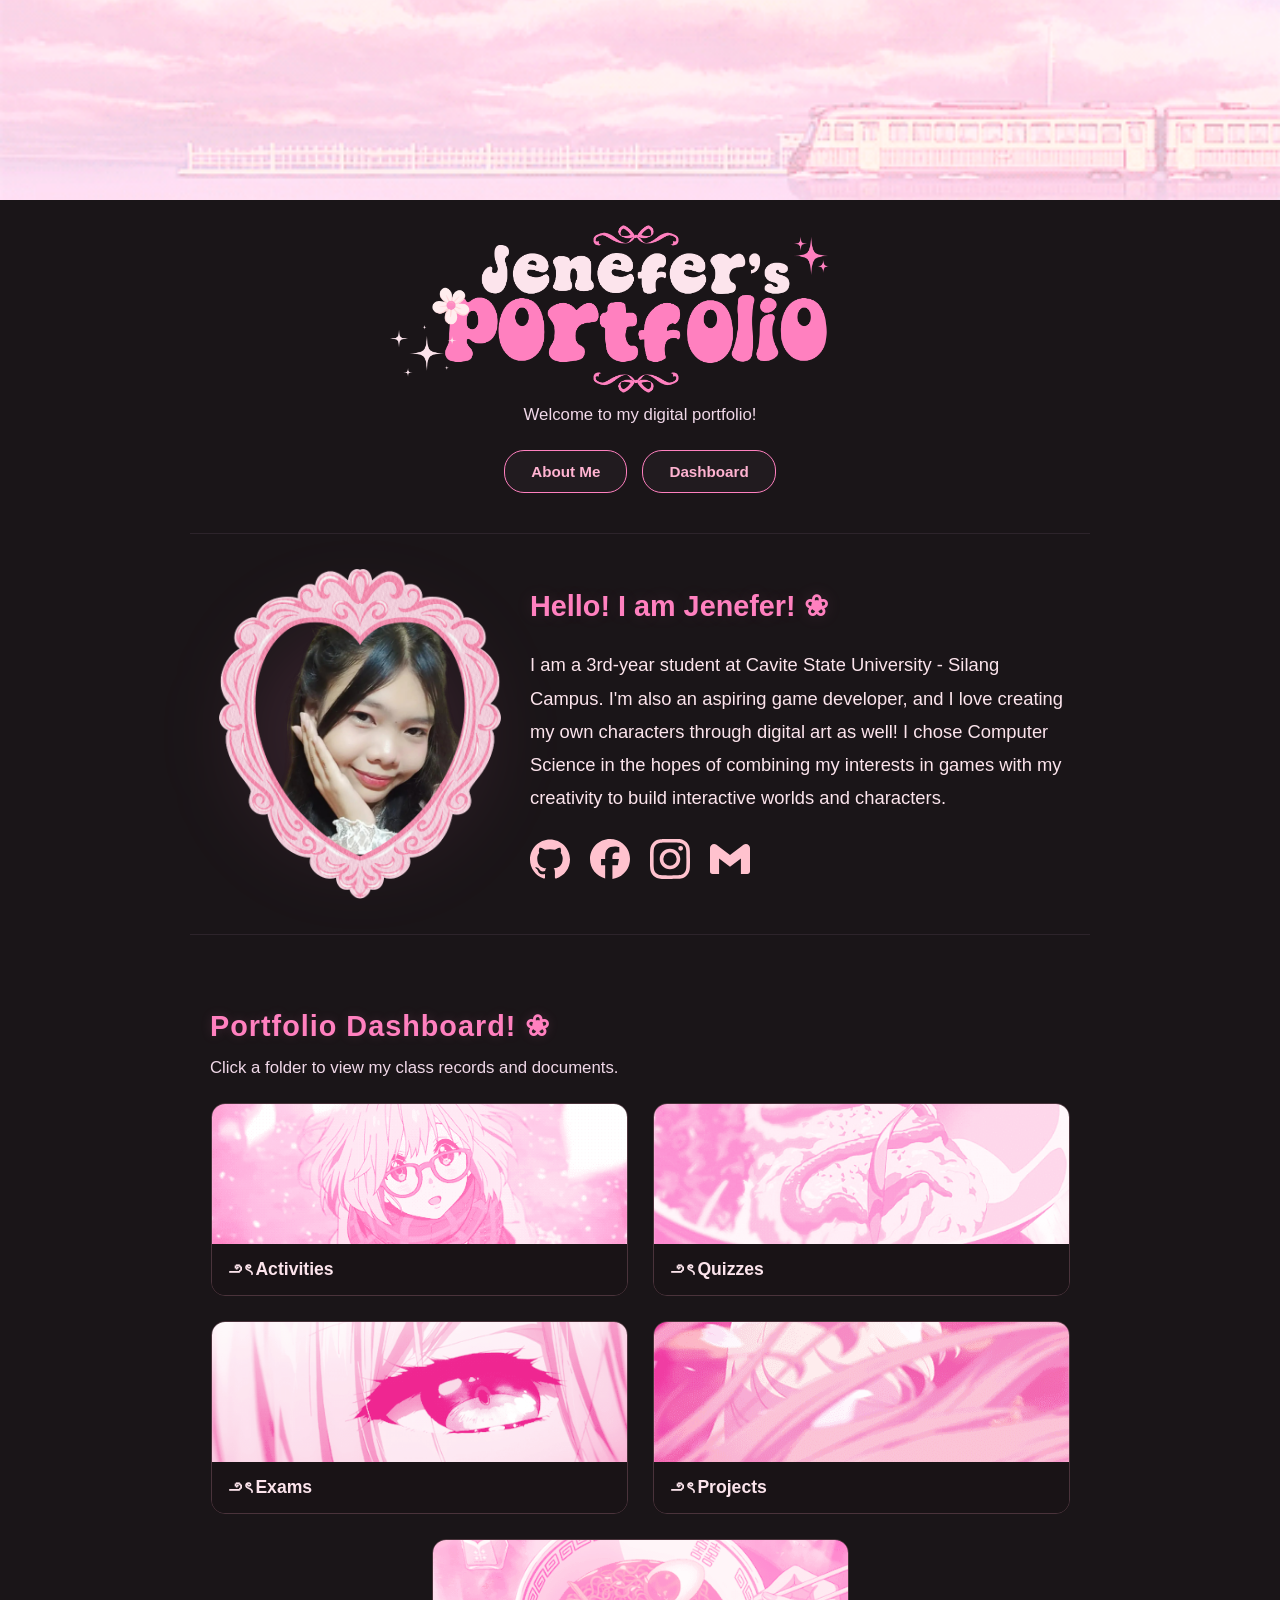
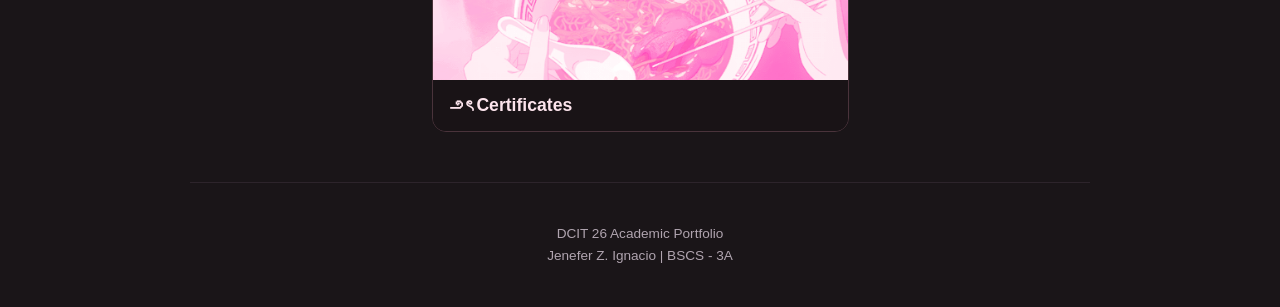
<file: index.html>
<!DOCTYPE html>
<html lang="en">
<head>
    <meta charset="UTF-8">
    <meta name="viewport" content="width=device-width, initial-scale=1.0">
    <title>Jenefer's Portfolio</title>

    <style>
        /* =========================
           COLOR THEME
        ========================= */

        :root {
            --bg-main: #1a1518;
            --bg-card: rgba(26, 20, 23, 0.86);
            --bg-card-solid: rgba(26, 20, 23, 0.92);

            --pink-main: #ff80bf;
            --pink-light: #ffb3d1;
            --pink-soft: #ffc6df;
            --pink-pale: #ffeaf5;

            --text-main: #fce4ec;
            --text-soft: #f0d8e8;
            --text-muted: #b0a4af;

            --border-dark: #2d242b;
            --border-card: #4a333b;

            --glow-pink: rgba(255, 128, 191, 0.35);
            --glow-soft: rgba(255, 179, 209, 0.18);

            --radius-card: 14px;
            --radius-button: 20px;

            --transition-soft: 0.3s ease;
            --transition-smooth: 0.45s ease;
        }


        /* =========================
           BASIC PAGE SETTINGS
        ========================= */

        ::selection {
            background-color: var(--pink-main);
            color: var(--bg-main);
        }

        html {
            scroll-behavior: smooth;
        }

        *, *::before, *::after {
            box-sizing: border-box;
        }

        ::-webkit-scrollbar {
            width: 11px;
        }

        ::-webkit-scrollbar-track {
            background: var(--bg-main);
        }

        ::-webkit-scrollbar-thumb {
            background: var(--pink-main);
            border-radius: 999px;
            border: 2px solid var(--bg-main);
        }

        ::-webkit-scrollbar-thumb:hover {
            background: var(--pink-light);
        }

        body {
            background-color: var(--bg-main);
            color: var(--text-main);
            font-family: 'Segoe UI', Tahoma, Geneva, Verdana, sans-serif;
            margin: 0;
            padding: 0;
            position: relative;
            overflow-x: hidden;
            width: 100%;
        }

        a:focus-visible,
        button:focus-visible {
            outline: 2px solid var(--pink-main);
            outline-offset: 3px;
        }


        /* =========================
           CURSOR GLOW
        ========================= */

        .cursor-glow {
            position: fixed;
            top: 0;
            left: 0;
            width: 190px;
            height: 190px;
            border-radius: 50%;

            background: radial-gradient(
                circle,
                rgba(255, 239, 248, 0.10) 0%,
                rgba(255, 196, 221, 0.08) 25%,
                rgba(255, 128, 191, 0.035) 50%,
                transparent 75%
            );

            pointer-events: none;
            transform: translate(-50%, -50%);
            z-index: 0;
            opacity: 0;
            transition: opacity 0.5s ease;
            will-change: left, top;
        }


        /* =========================
           FAIRY ORB CURSOR
        ========================= */

        .cursor-orb {
            position: fixed;
            top: 0;
            left: 0;
            width: 12px;
            height: 12px;
            border-radius: 50%;
            pointer-events: none;
            z-index: 10000;
            opacity: 0;
            transform: translate(-50%, -50%);

            background: radial-gradient(
                circle,
                #ffffff 0%,
                #fff4fa 28%,
                var(--pink-soft) 58%,
                var(--pink-main) 100%
            );

            box-shadow:
                0 0 5px rgba(255, 255, 255, 0.95),
                0 0 12px rgba(255, 179, 209, 0.85),
                0 0 24px rgba(255, 128, 191, 0.55);

            transition:
                opacity 0.25s ease,
                width 0.25s ease,
                height 0.25s ease,
                box-shadow 0.25s ease;

            will-change: left, top;
        }

        .cursor-orb::before {
            content: "";
            position: absolute;
            inset: -8px;
            border-radius: 50%;

            background: radial-gradient(
                circle,
                rgba(255, 214, 233, 0.24) 0%,
                rgba(255, 128, 191, 0.12) 45%,
                transparent 75%
            );

            filter: blur(2px);
        }

        .cursor-orb.hovering {
            width: 17px;
            height: 17px;

            box-shadow:
                0 0 6px rgba(255, 255, 255, 1),
                0 0 16px rgba(255, 179, 209, 0.95),
                0 0 30px rgba(255, 128, 191, 0.75);
        }

        .cursor-orb.hovering::before {
            inset: -12px;
        }

        @keyframes orbPulse {
            0%, 100% {
                opacity: 0.92;
            }

            50% {
                opacity: 1;
            }
        }

        .cursor-orb {
            animation: orbPulse 2.4s ease-in-out infinite;
        }

        @media (hover: hover) and (pointer: fine) {
            body, a, button {
                cursor: none !important;
            }
        }


        /* =========================
           FAIRY DUST PARTICLES
        ========================= */

        .cursor-dust {
            position: fixed;
            pointer-events: none;
            z-index: 9999;
            border-radius: 50%;
            left: 0;
            top: 0;
            opacity: 0;

            background: var(--dust-color, var(--pink-pale));

            box-shadow:
                0 0 var(--dust-glow, 5px)
                var(--dust-color, var(--pink-pale));

            animation: dustFloat var(--dust-duration, 1.2s) ease-out forwards;
            will-change: transform, opacity;
        }

        @keyframes dustFloat {
            0% {
                opacity: 0;
                transform: translate(0, 0) scale(0.4);
            }

            15% {
                opacity: var(--dust-opacity, 0.8);
                transform: translate(
                    calc(var(--dust-drift-x) * 0.15),
                    calc(var(--dust-drift-y) * 0.15)
                ) scale(1);
            }

            55% {
                opacity: var(--dust-opacity, 0.8);
                transform: translate(
                    calc(var(--dust-drift-x) * 0.6),
                    calc(var(--dust-drift-y) * 0.6)
                ) scale(0.85);
            }

            100% {
                opacity: 0;
                transform: translate(
                    var(--dust-drift-x),
                    var(--dust-drift-y)
                ) scale(0.2);
            }
        }


        /* =========================
           PAGE LAYERING
        ========================= */

        .gif-banner,
        header,
        section,
        .page-footer,
        .scroll-top-btn {
            position: relative;
            z-index: 1;
        }


        /* =========================
           BANNER
        ========================= */

        .gif-banner {
            width: 100%;
            height: 200px;
            background-image: url('homepage-banner.gif');
            background-size: cover;
            background-position: center 63%;
        }


        /* =========================
           HEADER AND LOGO
        ========================= */

        header {
            text-align: center;
            padding: 25px 20px 20px;
        }

        .header-logo {
            text-align: center;
            width: 100%;
        }

        .header-logo img {
            max-width: 440px;
            width: 100%;
            height: auto;
            display: inline-block;
            margin-right: 60px;
            transition: filter var(--transition-smooth);
        }

        .header-logo img:hover {
            filter: drop-shadow(0 0 12px var(--glow-pink));
        }

        .subtitle {
            color: var(--text-soft);
            font-size: 1.05rem;
            margin-top: 8px;
            margin-bottom: 25px;
        }


        /* =========================
           NAVIGATION
        ========================= */

        nav {
            display: flex;
            justify-content: center;
            gap: 15px;
            margin-bottom: 20px;
            flex-wrap: wrap;
        }

        nav a {
            background-color: rgba(35, 28, 33, 0.9);
            color: var(--pink-light);
            padding: 12px 26px;
            border-radius: var(--radius-button);
            text-decoration: none;
            border: 1px solid var(--pink-main);
            font-weight: bold;
            font-size: 0.95rem;

            transition:
                background-color var(--transition-soft),
                color var(--transition-soft),
                transform var(--transition-soft),
                box-shadow var(--transition-soft);
        }

        nav a:hover {
            background-color: var(--pink-main);
            color: var(--bg-main);
            transform: translateY(-3px);
            box-shadow: 0 0 16px var(--glow-pink);
        }


        /* =========================
           GENERAL SECTIONS
        ========================= */

        section {
            padding: 50px 20px;
            max-width: 900px;
            margin: 0 auto;

            opacity: 0;
            transform: translateY(14px);

            transition:
                opacity 0.6s ease,
                transform 0.6s ease;
        }

        section.is-visible {
            opacity: 1;
            transform: translateY(0);
        }

        #about {
            border-top: 1px solid var(--border-dark);
            border-bottom: 1px solid var(--border-dark);
        }

        section h2 {
            font-size: 1.8rem;
            font-weight: bold;
            color: var(--pink-main);
            margin-bottom: 15px;
            letter-spacing: 1px;

            text-shadow:
                0 0 12px rgba(255, 128, 191, 0.15);
        }


        /* =========================
           ABOUT ME SECTION
        ========================= */

        .about-flex-wrapper {
            display: flex;
            flex-direction: row;
            align-items: center;
            gap: 40px;
        }

        .profile-pic {
            width: 300px;
            height: 300px;
            flex-shrink: 0;

            display: flex;
            align-items: center;
            justify-content: center;

            margin-right: -20px;
            position: relative;
            isolation: isolate;
        }

        /* Soft aura behind the profile picture */
        .profile-pic::before {
            content: "";
            position: absolute;
            width: 75%;
            height: 75%;
            border-radius: 50%;

            background: rgba(255, 128, 191, 0.12);
            filter: blur(45px);
            z-index: -1;

            transition:
                background var(--transition-smooth),
                transform var(--transition-smooth);
        }

        .profile-pic:hover::before {
            background: rgba(255, 128, 191, 0.2);
            transform: scale(1.15);
        }

        .profile-pic img {
            width: 110%;
            height: 110%;
            object-fit: contain;

            transition:
                transform var(--transition-smooth),
                filter var(--transition-smooth);
        }

        .profile-pic:hover img {
            transform: scale(1.04);
            filter: drop-shadow(0 0 12px var(--glow-soft));
        }

        .bubble-greeting {
            color: var(--pink-main);
            font-size: 1.8rem;
            line-height: 1.5;
            margin-top: 0;
            margin-bottom: 20px;

            text-shadow:
                0 0 18px rgba(255, 128, 191, 0.12);
        }

        .about-text {
            color: var(--text-main);
            font-size: 1.15rem;
            line-height: 1.8;
            margin-bottom: 25px;
            font-weight: 400;
        }


        /* =========================
           SOCIAL ICONS
        ========================= */

        .social-icons {
            display: flex;
            gap: 20px;
            align-items: center;
            margin-top: 15px;
            flex-wrap: wrap;
        }

        .social-icons a {
            text-decoration: none;
            display: inline-block;
            transition: transform var(--transition-soft);
        }

        .social-icons img {
            width: 40px;
            height: 40px;
            object-fit: contain;

            filter: invert(77%) sepia(21%) saturate(362%)
                hue-rotate(299deg) brightness(101%) contrast(101%);

            transition:
                transform var(--transition-soft),
                opacity var(--transition-soft),
                filter var(--transition-soft);
        }

        .social-icons a:hover {
            transform: translateY(-3px);
        }

        .social-icons a:hover img {
            transform: scale(1.08);
            opacity: 0.95;

            filter: invert(77%) sepia(21%) saturate(362%)
                hue-rotate(299deg) brightness(115%) contrast(105%)
                drop-shadow(0 0 7px var(--glow-pink));
        }


        /* =========================
           DASHBOARD CARDS
        ========================= */

        .grid-container {
            display: flex;
            flex-wrap: wrap;
            justify-content: center;
            gap: 25px;
            margin-top: 25px;
        }

        .notion-card {
            position: relative;
            flex: 0 1 calc(50% - 13px);

            background-color: var(--bg-card);
            backdrop-filter: blur(6px);

            border: 1px solid var(--border-card);
            border-radius: var(--radius-card);
            overflow: hidden;

            display: flex;
            flex-direction: column;
            text-decoration: none;

            transition:
                transform var(--transition-soft),
                border-color var(--transition-soft),
                box-shadow var(--transition-soft),
                background-color var(--transition-soft);
        }

        /* Gentle light sweep */
        .notion-card::after {
            content: "";
            position: absolute;
            top: 0;
            left: -75%;
            width: 50%;
            height: 100%;

            background: linear-gradient(
                90deg,
                rgba(255, 179, 209, 0) 0%,
                rgba(255, 179, 209, 0.08) 50%,
                rgba(255, 179, 209, 0) 100%
            );

            transform: skewX(-20deg);
            transition: left 0.65s ease;
            pointer-events: none;
        }

        .notion-card:hover {
            transform: translateY(-5px);

            border-color: rgba(255, 128, 191, 0.75);

            background-color: rgba(34, 25, 30, 0.95);

            box-shadow:
                0 8px 22px rgba(255, 128, 191, 0.14),
                0 0 12px rgba(255, 128, 191, 0.05);
        }

        .notion-card:hover::after {
            left: 130%;
        }

        .card-img {
            width: 100%;
            height: 140px;
            object-fit: cover;
            display: block;

            transition:
                transform var(--transition-smooth),
                filter var(--transition-smooth);
        }

        .notion-card:hover .card-img {
            transform: scale(1.025);
            filter: brightness(1.06);
        }

        .card-title {
            padding: 15px;
            color: var(--text-main);
            font-weight: bold;
            font-size: 1.1rem;
            background-color: var(--bg-card-solid);

            transition:
                color var(--transition-soft),
                background-color var(--transition-soft);
        }

        .notion-card:hover .card-title {
            color: var(--pink-light);
            background-color: rgba(36, 25, 31, 0.96);
        }


        /* =========================
           FOOTER
        ========================= */

        .page-footer {
            text-align: center;
            color: var(--text-muted);
            font-size: 0.85rem;
            line-height: 1.6;
            padding: 40px 20px;
            max-width: 900px;
            margin: 0 auto;

            border-top: 1px solid var(--border-dark);
        }


        /* =========================
           BACK TO TOP BUTTON
        ========================= */

        .scroll-top-btn {
            position: fixed;
            right: 20px;
            bottom: 20px;
            width: 44px;
            height: 44px;
            border-radius: 50%;

            background-color: #231c21;
            color: var(--pink-light);
            border: 1px solid var(--pink-main);

            font-size: 1.1rem;
            font-weight: bold;

            display: flex;
            align-items: center;
            justify-content: center;

            box-shadow: 0 6px 18px rgba(0, 0, 0, 0.45);

            opacity: 0;
            visibility: hidden;
            transform: translateY(10px);

            transition:
                opacity var(--transition-soft),
                visibility var(--transition-soft),
                transform var(--transition-soft),
                background-color var(--transition-soft),
                color var(--transition-soft),
                box-shadow var(--transition-soft);

            z-index: 10;
        }

        .scroll-top-btn.visible {
            opacity: 1;
            visibility: visible;
            transform: translateY(0);
        }

        .scroll-top-btn:hover {
            background-color: var(--pink-main);
            color: var(--bg-main);

            box-shadow:
                0 0 14px var(--glow-pink),
                0 0 24px var(--glow-soft);

            transform: translateY(-3px);
        }


        /* =========================
           REDUCED MOTION
        ========================= */

        @media (prefers-reduced-motion: reduce) {
            html {
                scroll-behavior: auto;
            }

            section,
            .notion-card,
            .notion-card::after,
            .card-img,
            .cursor-glow,
            .cursor-orb,
            .cursor-dust,
            .profile-pic img,
            .profile-pic::before,
            nav a,
            .social-icons img,
            .scroll-top-btn {
                transition: none !important;
                animation: none !important;
            }

            section {
                opacity: 1;
                transform: none;
            }
        }


        /* =========================
           TOUCH DEVICE SETTINGS
        ========================= */

        @media (hover: none) {
            .cursor-glow,
            .cursor-orb,
            .cursor-dust {
                display: none;
            }

            .notion-card:hover {
                transform: none;
            }

            .profile-pic:hover img {
                transform: none;
            }
        }


        /* =========================
           TABLET AND MOBILE
        ========================= */

        @media (max-width: 768px) {
            .gif-banner {
                height: 150px;
            }

            header {
                padding: 20px 16px 16px;
            }

            .header-logo img {
                margin-right: 0;
                max-width: 310px;
            }

            section {
                padding: 36px 16px;
            }

            section h2 {
                font-size: 1.5rem;
                text-align: center;
            }

            #portfolio .subtitle {
                text-align: center;
            }

            .about-flex-wrapper {
                flex-direction: column;
                text-align: center;
                gap: 20px;
            }

            .profile-pic {
                width: 210px;
                height: 210px;
                margin-right: 0;
            }

            .bubble-greeting {
                font-size: 1.45rem;
                margin-bottom: 14px;
            }

            .about-text {
                font-size: 1rem;
                line-height: 1.7;
                margin-bottom: 20px;
            }

            .social-icons {
                justify-content: center;
                gap: 16px;
            }

            .social-icons img {
                width: 36px;
                height: 36px;
            }

            .grid-container {
                gap: 18px;
            }

            .notion-card {
                flex: 0 1 100%;
            }

            .card-img {
                height: 155px;
            }

            .scroll-top-btn {
                right: 14px;
                bottom: 14px;
                width: 40px;
                height: 40px;
                font-size: 1rem;
            }
        }

        @media (max-width: 480px) {
            .gif-banner {
                height: 125px;
            }

            .header-logo img {
                max-width: 250px;
            }

            nav a {
                padding: 10px 20px;
                font-size: 0.9rem;
            }

            .profile-pic {
                width: 180px;
                height: 180px;
            }
        }
    </style>
</head>

<body>

    <!-- Cursor effects -->
    <div class="cursor-glow" id="cursorGlow"></div>
    <div class="cursor-orb" id="cursorOrb"></div>

    <!-- Banner -->
    <div class="gif-banner"></div>

    <!-- Header -->
    <header id="home">
        <div class="header-logo">
            <img src="font.png" alt="Jenefer's Portfolio">
        </div>

        <p class="subtitle">Welcome to my digital portfolio!</p>

        <nav>
            <a href="#about">About Me</a>
            <a href="#portfolio">Dashboard</a>
        </nav>
    </header>


    <!-- About Me -->
    <section id="about">
        <div class="about-flex-wrapper">

            <div class="profile-pic">
                <img src="profile.png" alt="Profile">
            </div>

            <div class="about-text-content">
                <h1 class="bubble-greeting">Hello! I am Jenefer! ❀</h1>

                <p class="about-text">
                    I am a 3rd-year student at Cavite State University - Silang Campus.
                    I'm also an aspiring game developer, and I love creating my own characters through digital art as well!
                    I chose Computer Science in the hopes of combining my interests in games with my creativity to build interactive worlds and characters.
                </p>

                <div class="social-icons">
                    <a href="https://github.com/jeneferignacio" target="_blank" title="GitHub">
                        <img src="github.svg" alt="GitHub">
                    </a>

                    <a href="https://www.facebook.com/jjnfrz" target="_blank" title="Facebook">
                        <img src="facebook.svg" alt="Facebook">
                    </a>

                    <a href="https://www.instagram.com/_jjnfr.zip/" target="_blank" title="Instagram">
                        <img src="instagram.svg" alt="Instagram">
                    </a>

                    <a href="https://mail.google.com/mail/?view=cm&fs=1&to=jenefer.ignacio@cvsu.edu.ph" target="_blank" title="Gmail">
                        <img src="gmail.svg" alt="Gmail">
                    </a>
                </div>
            </div>
        </div>
    </section>


    <!-- Portfolio Dashboard -->
    <section id="portfolio">
        <h2>Portfolio Dashboard! ❀</h2>

        <p class="subtitle">
            Click a folder to view my class records and documents.
        </p>

        <div class="grid-container">

            <a href="activities.html" class="notion-card">
                <img src="gif1.gif" alt="Activity Banner" class="card-img">
                <div class="card-title">౨ৎ Activities</div>
            </a>

            <a href="quizzes.html" class="notion-card">
                <img src="gif2.gif" alt="Quiz Banner" class="card-img">
                <div class="card-title">౨ৎ Quizzes</div>
            </a>

            <a href="exams.html" class="notion-card">
                <img src="gif3.gif" alt="Exam Banner" class="card-img">
                <div class="card-title">౨ৎ Exams</div>
            </a>

            <a href="projects.html" class="notion-card">
                <img src="gif4.gif" alt="Project Banner" class="card-img">
                <div class="card-title">౨ৎ Projects</div>
            </a>

            <a href="certificates.html" class="notion-card">
                <img src="gif5.gif" alt="Certificates Banner" class="card-img">
                <div class="card-title">౨ৎ Certificates</div>
            </a>

        </div>
    </section>


    <!-- Footer -->
    <div class="page-footer">
        DCIT 26 Academic Portfolio <br>
        Jenefer Z. Ignacio | BSCS - 3A <br>
    </div>


    <!-- Back to Top -->
    <button
        type="button"
        class="scroll-top-btn"
        id="scrollTopBtn"
        aria-label="Back to top"
        title="Back to top">
        ↑
    </button>


    <script>
        /* =========================
           ELEMENTS
        ========================= */

        const glow = document.getElementById('cursorGlow');
        const orb = document.getElementById('cursorOrb');
        const scrollTopBtn = document.getElementById('scrollTopBtn');
        const sections = document.querySelectorAll('section');

        let mouseX = 0, mouseY = 0;
        let currentX = 0, currentY = 0;
        let lastDustX = 0, lastDustY = 0;
        let isVisible = false;

        const prefersReducedMotion = window.matchMedia(
            '(prefers-reduced-motion: reduce)'
        ).matches;


        /* =========================
           DUST COLORS
        ========================= */

        const dustColors = [
            '#fff9fd',
            '#ffeaf5',
            '#ffd6e9',
            '#ffc6df',
            '#ffb3d1'
        ];


        /* =========================
           CURSOR MOVEMENT
        ========================= */

        document.addEventListener('mousemove', (e) => {
            mouseX = e.clientX;
            mouseY = e.clientY;

            orb.style.opacity = '1';

            /* Make the orb glow brighter over clickable elements */
            const hoveredElement = e.target.closest(
                'a, button, [role="button"]'
            );

            orb.classList.toggle('hovering', !!hoveredElement);

            if (!isVisible) {
                isVisible = true;

                currentX = mouseX;
                currentY = mouseY;

                lastDustX = mouseX;
                lastDustY = mouseY;

                glow.style.opacity = '1';
            }

            /* Create fairy dust while moving */
            if (!prefersReducedMotion) {
                const dist = Math.hypot(
                    mouseX - lastDustX,
                    mouseY - lastDustY
                );

                if (dist > 8) {
                    spawnDust(mouseX, mouseY);

                    lastDustX = mouseX;
                    lastDustY = mouseY;
                }
            }
        });


        /* Hide cursor effects when leaving the page */
        document.addEventListener('mouseleave', () => {
            isVisible = false;

            glow.style.opacity = '0';
            orb.style.opacity = '0';

            orb.classList.remove('hovering');
        });


        /* =========================
           CREATE FAIRY DUST
        ========================= */

        function spawnDust(x, y) {
            const dust = document.createElement('span');

            dust.className = 'cursor-dust';

            /* Random particle size */
            const size = Math.random() * 3 + 1;

            /* Random floating direction */
            const driftX = Math.random() * 70 - 35;
            const driftY = Math.random() * 70 - 35;

            /* Random lifetime */
            const duration = Math.random() * 1.5 + 0.8;

            /* Random brightness */
            const opacity = Math.random() * 0.5 + 0.3;

            /* Random color */
            const color = dustColors[
                Math.floor(Math.random() * dustColors.length)
            ];

            /* Random glow */
            const glowSize = Math.random() * 7 + 2;

            dust.style.width = `${size}px`;
            dust.style.height = `${size}px`;

            dust.style.left = `${x + (Math.random() * 16 - 8)}px`;
            dust.style.top = `${y + (Math.random() * 16 - 8)}px`;

            dust.style.setProperty('--dust-color', color);
            dust.style.setProperty('--dust-glow', `${glowSize}px`);
            dust.style.setProperty('--dust-duration', `${duration}s`);
            dust.style.setProperty('--dust-drift-x', `${driftX}px`);
            dust.style.setProperty('--dust-drift-y', `${driftY}px`);
            dust.style.setProperty('--dust-opacity', opacity);

            document.body.appendChild(dust);

            /* Remove particles after their animation */
            dust.addEventListener('animationend', () => {
                dust.remove();
            });
        }


        /* =========================
           SOFT CURSOR GLOW
        ========================= */

        function animateGlow() {
            currentX += (mouseX - currentX) * 0.12;
            currentY += (mouseY - currentY) * 0.12;

            glow.style.left = `${currentX}px`;
            glow.style.top = `${currentY}px`;

            /* Orb follows the pointer more closely */
            orb.style.left = `${mouseX}px`;
            orb.style.top = `${mouseY}px`;

            requestAnimationFrame(animateGlow);
        }

        animateGlow();


        /* =========================
           BACK TO TOP BUTTON
        ========================= */

        window.addEventListener('scroll', () => {
            if (window.scrollY > 320) {
                scrollTopBtn.classList.add('visible');
            } else {
                scrollTopBtn.classList.remove('visible');
            }
        }, { passive: true });

        scrollTopBtn.addEventListener('click', () => {
            window.scrollTo({
                top: 0,
                behavior: prefersReducedMotion ? 'auto' : 'smooth'
            });
        });


        /* =========================
           SECTION REVEAL
        ========================= */

        if (prefersReducedMotion || !('IntersectionObserver' in window)) {
            sections.forEach((sec) => {
                sec.classList.add('is-visible');
            });
        } else {
            const observer = new IntersectionObserver(
                (entries) => {
                    entries.forEach((entry) => {
                        if (entry.isIntersecting) {
                            entry.target.classList.add('is-visible');
                            observer.unobserve(entry.target);
                        }
                    });
                },
                { threshold: 0.05 }
            );

            sections.forEach((sec) => {
                observer.observe(sec);
            });
        }
    </script>

</body>
</html>
</file>
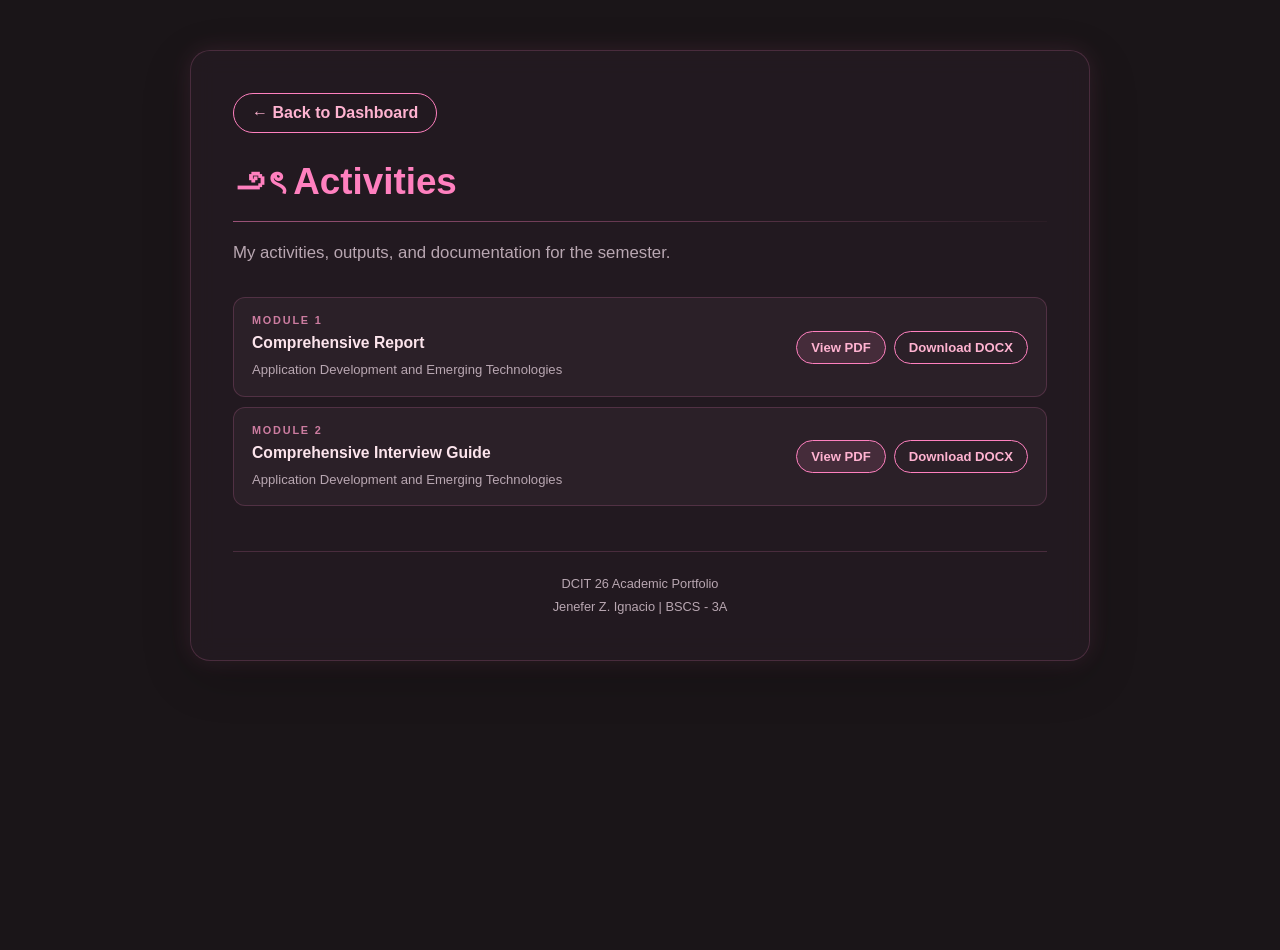
<file: activities.html>
<!DOCTYPE html>
<html lang="en">
<head>
    <meta charset="UTF-8">
    <meta name="viewport" content="width=device-width, initial-scale=1.0">
    <title>Activities | Jenefer's Portfolio</title>
    <link rel="stylesheet" href="folder-style.css">
</head>
<body>

<div class="cursor-glow"></div>
<div class="cursor-orb"></div>

<main class="notion-container">

    <a href="index.html#portfolio" class="back-btn">← Back to Dashboard</a>

    <h1 class="page-title">౨ৎ Activities</h1>

    <p class="page-description">
        My activities, outputs, and documentation for the semester.
    </p>

    <div class="file-list">

        <!-- MODULE 1 -->
        <div class="file-card">
            <div class="file-info">
                <div class="file-details">

                    <span class="file-category">Module 1</span>

                    <h3>Comprehensive Report</h3>

                    <p>Application Development and Emerging Technologies</p>
                </div>
            </div>

            <div class="file-actions">
                <a class="doc-btn primary"
                   href="APPLICATION DEVELOPMENT AND EMERGING TECHNOLOGIES COMPREHENSIVE REPORT.pdf"
                   data-viewer="pdf"
                   data-src="APPLICATION DEVELOPMENT AND EMERGING TECHNOLOGIES COMPREHENSIVE REPORT.pdf"
                   data-title="Comprehensive Report">
                    View PDF
                </a>

                <a class="doc-btn"
                   href="APPLICATION DEVELOPMENT AND EMERGING TECHNOLOGIES COMPREHENSIVE REPORT.docx"
                   download>
                    Download DOCX
                </a>
            </div>
        </div>

        <!-- MODULE 2 -->
        <div class="file-card">
            <div class="file-info">
                <div class="file-details">

                    <span class="file-category">Module 2</span>

                    <h3>Comprehensive Interview Guide</h3>

                    <p>Application Development and Emerging Technologies</p>
                </div>
            </div>

            <div class="file-actions">
                <a class="doc-btn primary"
                   href="APPLICATION DEVELOPMENT AND EMERGING TECHNOLOGIES COMPREHENSIVE INTERVIEW GUIDE.pdf"
                   data-viewer="pdf"
                   data-src="APPLICATION DEVELOPMENT AND EMERGING TECHNOLOGIES COMPREHENSIVE INTERVIEW GUIDE.pdf"
                   data-title="Comprehensive Interview Guide">
                    View PDF
                </a>

                <a class="doc-btn"
                   href="APPLICATION DEVELOPMENT AND EMERGING TECHNOLOGIES COMPREHENSIVE INTERVIEW GUIDE.docx"
                   download>
                    Download DOCX
                </a>
            </div>
        </div>

    </div>

    <footer class="page-footer">
        DCIT 26 Academic Portfolio<br>
        Jenefer Z. Ignacio | BSCS - 3A
    </footer>

</main>

<button class="scroll-top-btn" aria-label="Scroll to top">↑</button>

<script src="folder-effects.js"></script>
</body>
</html>
</file>
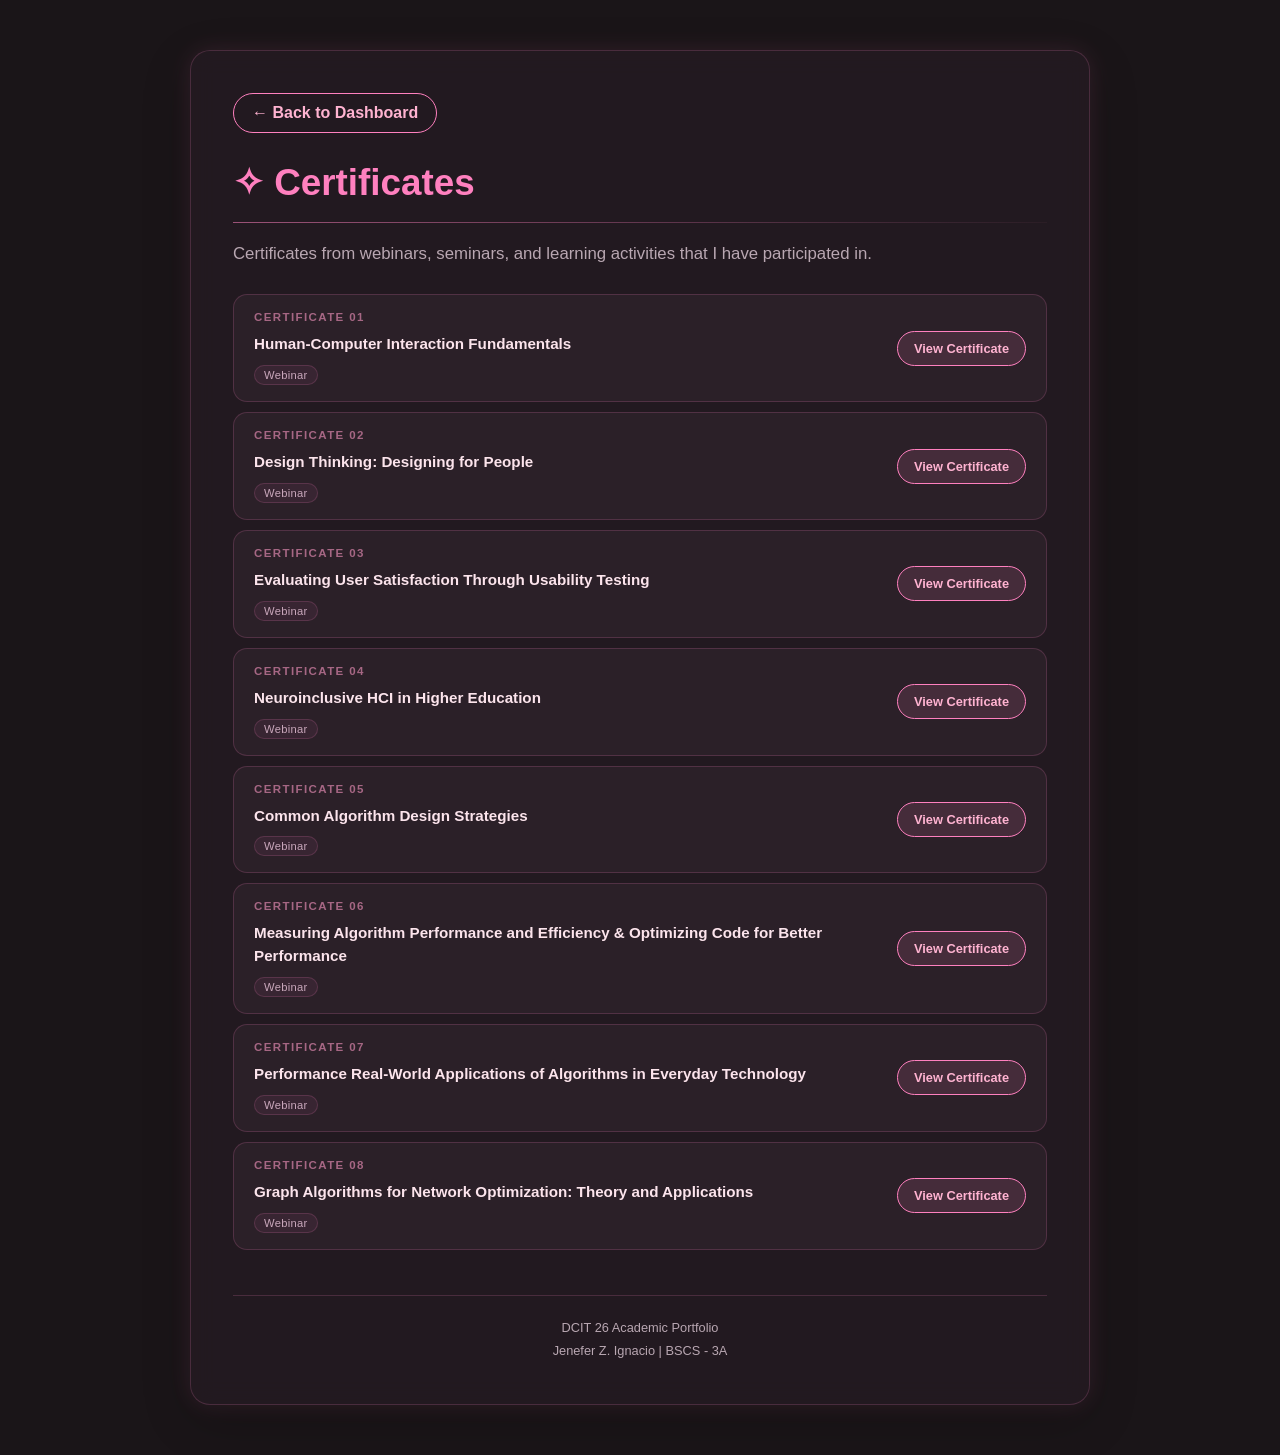
<file: certificates.html>
<!DOCTYPE html>
<html lang="en">
<head>
    <meta charset="UTF-8">
    <meta name="viewport" content="width=device-width, initial-scale=1.0">
    <title>Certificates</title>
    <link rel="stylesheet" href="folder-style.css">

    <style>
        /* ===== CERTIFICATES PAGE ===== */

        .certificates-page .page-title {
            margin-bottom: 12px;
        }

        .certificates-page .page-description {
            margin-bottom: 26px;
        }

        /* Compact certificate list */
        .certificates-page .file-list {
            display: flex;
            flex-direction: column;
            gap: 10px;
        }

        .certificates-page .file-card {
            display: flex;
            align-items: center;
            justify-content: space-between;
            gap: 20px;

            padding: 16px 20px;
            min-height: unset;
            height: auto;

            border-radius: 14px;
            transition: 0.25s ease;
        }

        .certificates-page .file-card:hover {
            transform: translateY(-2px);
            border-color: rgba(255, 125, 194, 0.5);
        }

        .certificates-page .file-info {
            flex: 1;
            min-width: 0;
        }

        .certificates-page .file-details {
            display: flex;
            flex-direction: column;
            gap: 4px;
        }

        .certificates-page .certificate-number {
            font-size: 0.72rem;
            letter-spacing: 1.4px;
            opacity: 0.65;
        }

        .certificates-page .file-details h3 {
            margin: 0;
            font-size: 0.95rem;
            line-height: 1.5;
        }

        /* Small category label */
        .certificates-page .certificate-category {
            display: inline-flex;
            align-items: center;
            width: fit-content;

            margin-top: 5px;
            padding: 3px 9px;

            border: 1px solid rgba(239, 119, 183, 0.18);
            border-radius: 20px;

            background: rgba(239, 119, 183, 0.07);
            color: #c9a7bb;

            font-size: 0.7rem;
            letter-spacing: 0.3px;
        }

        /* Button area */
        .certificates-page .file-actions {
            display: flex;
            align-items: center;
            justify-content: center;
            flex-shrink: 0;
        }

        .certificates-page .doc-btn {
            white-space: nowrap;
            padding: 9px 16px;
            font-size: 0.8rem;
            border-radius: 30px;
        }

        /* Keep cards clean on smaller screens */
        @media (max-width: 600px) {
            .certificates-page .file-card {
                align-items: flex-start;
                flex-direction: column;
                gap: 12px;
                padding: 15px;
            }

            .certificates-page .file-actions {
                width: 100%;
                justify-content: flex-start;
            }

            .certificates-page .doc-btn {
                width: 100%;
                text-align: center;
            }

            .certificates-page .file-details h3 {
                font-size: 0.9rem;
            }
        }
    </style>
</head>

<body>

    <div class="cursor-glow"></div>
    <div class="cursor-orb"></div>

    <main class="notion-container certificates-page">

        <a href="index.html#portfolio" class="back-btn">
            ← Back to Dashboard
        </a>

        <h1 class="page-title">✧ Certificates</h1>

        <p class="page-description">
            Certificates from webinars, seminars, and learning activities
            that I have participated in.
        </p>

        <div class="file-list">

            <!-- CERTIFICATE 01 -->
            <div class="file-card">
                <div class="file-info">
                    <div class="file-details">
                        <span class="certificate-number">CERTIFICATE 01</span>
                        <h3>Human-Computer Interaction Fundamentals</h3>
                        <span class="certificate-category">Webinar</span>
                    </div>
                </div>

                <div class="file-actions">
                    <a class="doc-btn primary"
                       href="Human-Computer Interaction Fundamentals.pdf"
                       data-viewer="pdf"
                       data-src="Human-Computer Interaction Fundamentals.pdf"
                       data-title="Human-Computer Interaction Fundamentals">
                        View Certificate
                    </a>
                </div>
            </div>

            <!-- CERTIFICATE 02 -->
            <div class="file-card">
                <div class="file-info">
                    <div class="file-details">
                        <span class="certificate-number">CERTIFICATE 02</span>
                        <h3>Design Thinking: Designing for People</h3>
                        <span class="certificate-category">Webinar</span>
                    </div>
                </div>

                <div class="file-actions">
                    <a class="doc-btn primary"
                       href="Design Thinking-Designing for People.pdf"
                       data-viewer="pdf"
                       data-src="Design Thinking-Designing for People.pdf"
                       data-title="Design Thinking: Designing for People">
                        View Certificate
                    </a>
                </div>
            </div>

            <!-- CERTIFICATE 03 -->
            <div class="file-card">
                <div class="file-info">
                    <div class="file-details">
                        <span class="certificate-number">CERTIFICATE 03</span>
                        <h3>Evaluating User Satisfaction Through Usability Testing</h3>
                        <span class="certificate-category">Webinar</span>
                    </div>
                </div>

                <div class="file-actions">
                    <a class="doc-btn primary"
                       href="Evaluating User Satisfaction Through Usability Testing.pdf"
                       data-viewer="pdf"
                       data-src="Evaluating User Satisfaction Through Usability Testing.pdf"
                       data-title="Evaluating User Satisfaction Through Usability Testing">
                        View Certificate
                    </a>
                </div>
            </div>

            <!-- CERTIFICATE 04 -->
            <div class="file-card">
                <div class="file-info">
                    <div class="file-details">
                        <span class="certificate-number">CERTIFICATE 04</span>
                        <h3>Neuroinclusive HCI in Higher Education</h3>
                        <span class="certificate-category">Webinar</span>
                    </div>
                </div>

                <div class="file-actions">
                    <a class="doc-btn primary"
                       href="Neuroinclusive HCI in Higher Education.pdf"
                       data-viewer="pdf"
                       data-src="Neuroinclusive HCI in Higher Education.pdf"
                       data-title="Neuroinclusive HCI in Higher Education">
                        View Certificate
                    </a>
                </div>
            </div>

            <!-- CERTIFICATE 05 -->
            <div class="file-card">
                <div class="file-info">
                    <div class="file-details">
                        <span class="certificate-number">CERTIFICATE 05</span>
                        <h3>Common Algorithm Design Strategies</h3>
                        <span class="certificate-category">Webinar</span>
                    </div>
                </div>

                <div class="file-actions">
                    <a class="doc-btn primary"
                       href="Common Algorithm Design Strategies.pdf"
                       data-viewer="pdf"
                       data-src="Common Algorithm Design Strategies.pdf"
                       data-title="Common Algorithm Design Strategies">
                        View Certificate
                    </a>
                </div>
            </div>

            <!-- CERTIFICATE 06 -->
            <div class="file-card">
                <div class="file-info">
                    <div class="file-details">
                        <span class="certificate-number">CERTIFICATE 06</span>
                        <h3>Measuring Algorithm Performance and Efficiency &amp; Optimizing Code for Better Performance</h3>
                        <span class="certificate-category">Webinar</span>
                    </div>
                </div>

                <div class="file-actions">
                    <a class="doc-btn primary"
                       href="Measuring Algorithm Performance and Efficiency & Optimizing Code for Better Performance.pdf"
                       data-viewer="pdf"
                       data-src="Measuring Algorithm Performance and Efficiency & Optimizing Code for Better Performance.pdf"
                       data-title="Measuring Algorithm Performance and Efficiency &amp; Optimizing Code for Better Performance">
                        View Certificate
                    </a>
                </div>
            </div>

            <!-- CERTIFICATE 07 -->
            <div class="file-card">
                <div class="file-info">
                    <div class="file-details">
                        <span class="certificate-number">CERTIFICATE 07</span>
                        <h3>Performance Real-World Applications of Algorithms in Everyday Technology</h3>
                        <span class="certificate-category">Webinar</span>
                    </div>
                </div>

                <div class="file-actions">
                    <a class="doc-btn primary"
                       href="Performance Real-World Applications of Algorithms in Everyday Technology.pdf"
                       data-viewer="pdf"
                       data-src="Performance Real-World Applications of Algorithms in Everyday Technology.pdf"
                       data-title="Performance Real-World Applications of Algorithms in Everyday Technology">
                        View Certificate
                    </a>
                </div>
            </div>

            <!-- CERTIFICATE 08 -->
            <div class="file-card">
                <div class="file-info">
                    <div class="file-details">
                        <span class="certificate-number">CERTIFICATE 08</span>
                        <h3>Graph Algorithms for Network Optimization: Theory and Applications</h3>
                        <span class="certificate-category">Webinar</span>
                    </div>
                </div>

                <div class="file-actions">
                    <a class="doc-btn primary"
                       href="Graph Algorithms for Network Optimization-Theory and Applications.pdf"
                       data-viewer="pdf"
                       data-src="Graph Algorithms for Network Optimization-Theory and Applications.pdf"
                       data-title="Graph Algorithms for Network Optimization: Theory and Applications">
                        View Certificate
                    </a>
                </div>
            </div>

        </div>

        <!-- FOOTER: MATCHES ACTIVITIES -->
        <footer class="page-footer">
            DCIT 26 Academic Portfolio<br>
            Jenefer Z. Ignacio | BSCS - 3A
        </footer>

    </main>

    <script src="folder-effects.js"></script>

</body>
</html>
</file>
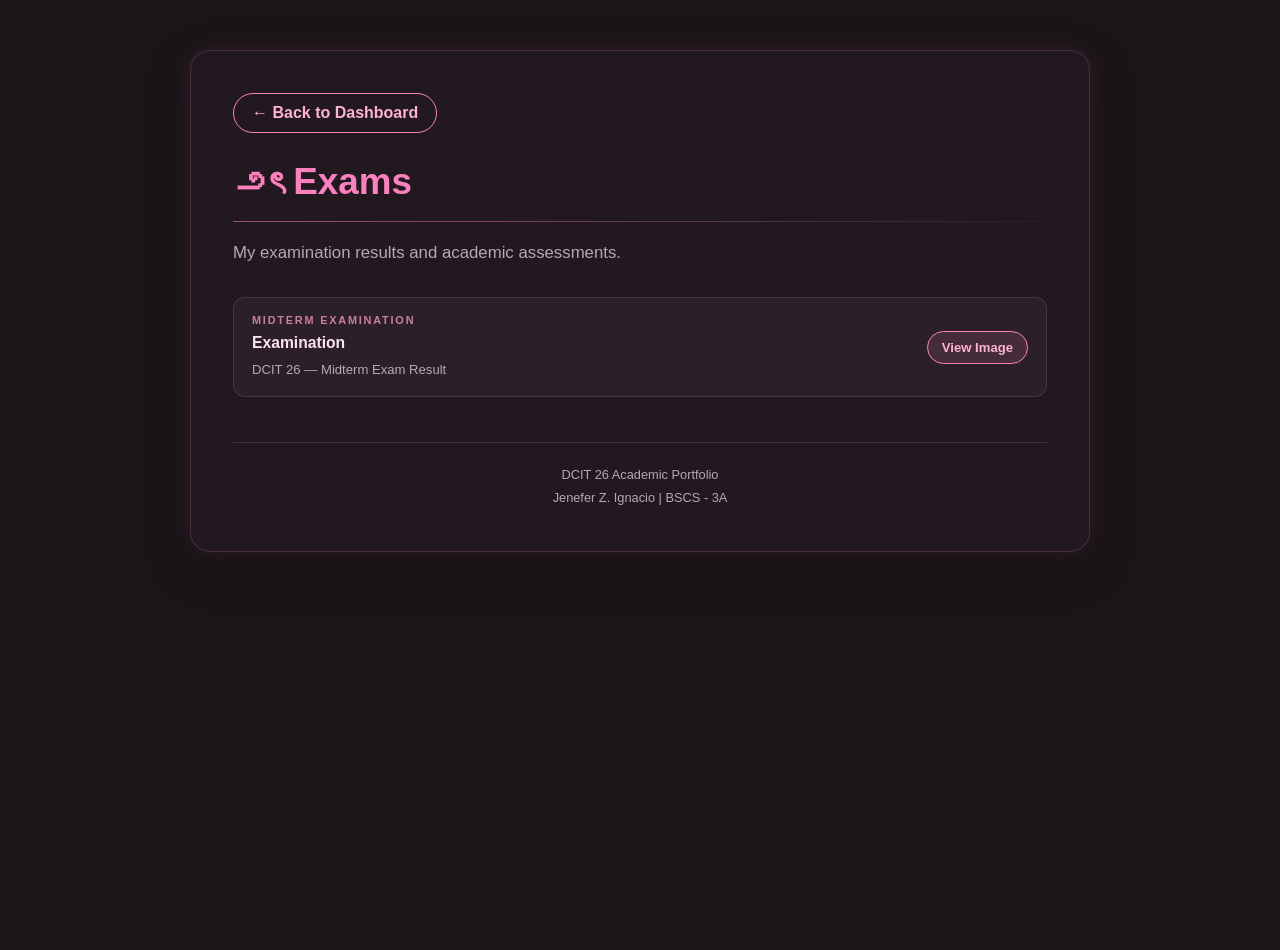
<file: exams.html>
<!DOCTYPE html>
<html lang="en">
<head>
    <meta charset="UTF-8">
    <meta name="viewport" content="width=device-width, initial-scale=1.0">
    <title>Exams | Jenefer's Portfolio</title>
    <link rel="stylesheet" href="folder-style.css">
</head>
<body>

<div class="cursor-glow"></div>
<div class="cursor-orb"></div>

<main class="notion-container">

    <a href="index.html#portfolio" class="back-btn">← Back to Dashboard</a>

    <h1 class="page-title">౨ৎ Exams</h1>

    <p class="page-description">
        My examination results and academic assessments.
    </p>

    <div class="file-list">

        <!-- MIDTERM EXAM -->
        <div class="file-card">
            <div class="file-info">
                <div class="file-details">

                    <span class="file-category">Midterm Examination</span>

                    <h3>Examination</h3>

                    <p>DCIT 26 — Midterm Exam Result</p>
                </div>
            </div>

            <div class="file-actions">
                <a href="MidtermExam.png"
                   class="doc-btn primary"
                   data-viewer="image"
                   data-src="MidtermExam.png"
                   data-title="Midterm Examination">
                    View Image
                </a>
            </div>
        </div>

    </div>

    <footer class="page-footer">
        DCIT 26 Academic Portfolio<br>
        Jenefer Z. Ignacio | BSCS - 3A
    </footer>

</main>

<button class="scroll-top-btn" aria-label="Scroll to top">↑</button>

<script src="folder-effects.js"></script>
</body>
</html>
</file>
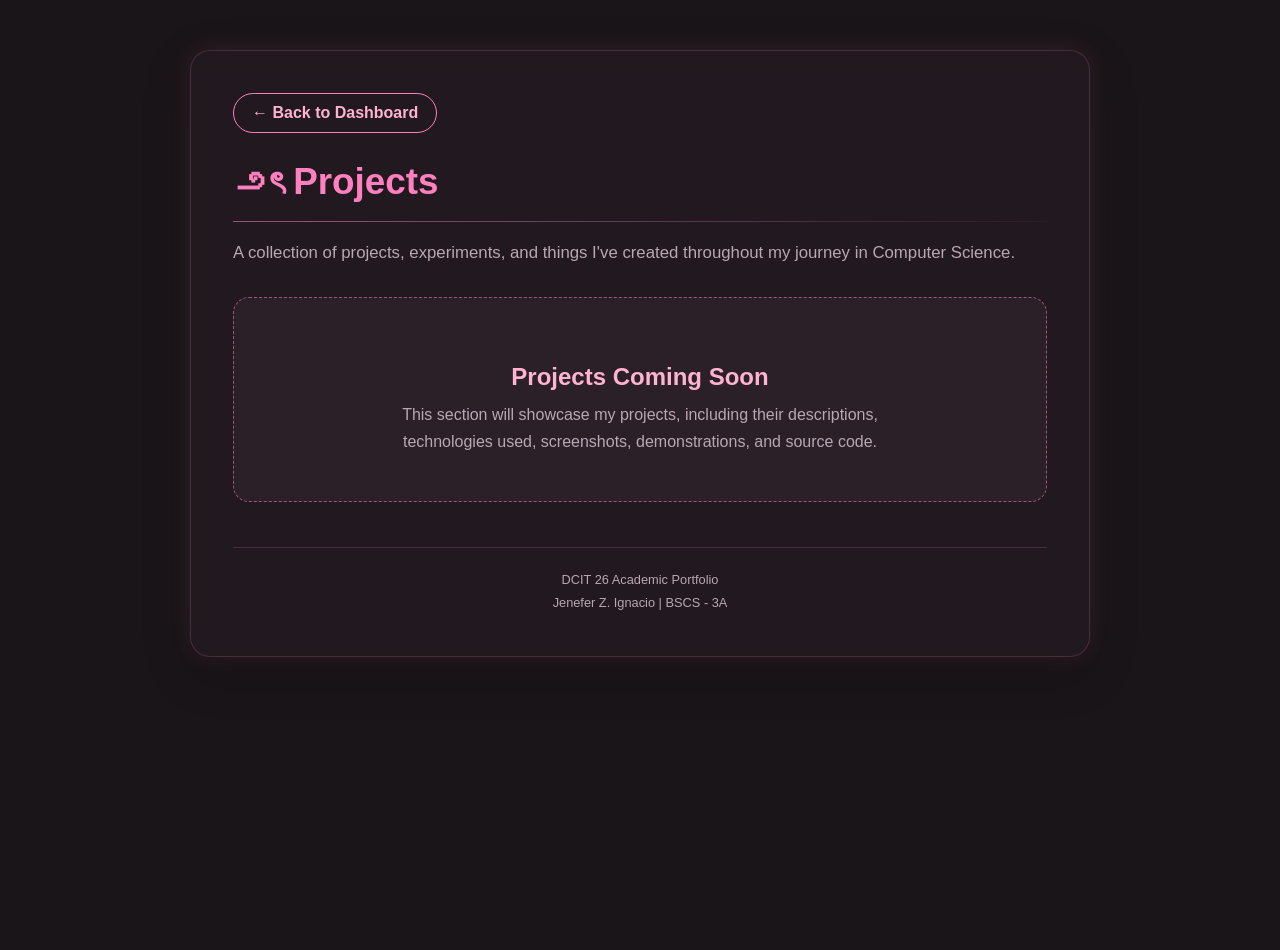
<file: projects.html>
<!DOCTYPE html>
<html lang="en">
<head>
    <meta charset="UTF-8">
    <meta name="viewport" content="width=device-width, initial-scale=1.0">
    <title>Projects | Jenefer's Portfolio</title>
    <link rel="stylesheet" href="folder-style.css">
</head>
<body>

<div class="cursor-glow"></div>
<div class="cursor-orb"></div>

<main class="notion-container">

    <a href="index.html#portfolio" class="back-btn">← Back to Dashboard</a>

    <h1 class="page-title">౨ৎ Projects</h1>

    <p class="page-description">
        A collection of projects, experiments, and things I've created throughout my journey in Computer Science.
    </p>

    <div class="project-placeholder">

        <h2>Projects Coming Soon</h2>

        <p>
            This section will showcase my projects, including their descriptions,
            technologies used, screenshots, demonstrations, and source code.
        </p>

    </div>

    <footer class="page-footer">
        DCIT 26 Academic Portfolio<br>
        Jenefer Z. Ignacio | BSCS - 3A
    </footer>

</main>

<button class="scroll-top-btn" aria-label="Scroll to top">↑</button>

<script src="folder-effects.js"></script>
</body>
</html>
</file>
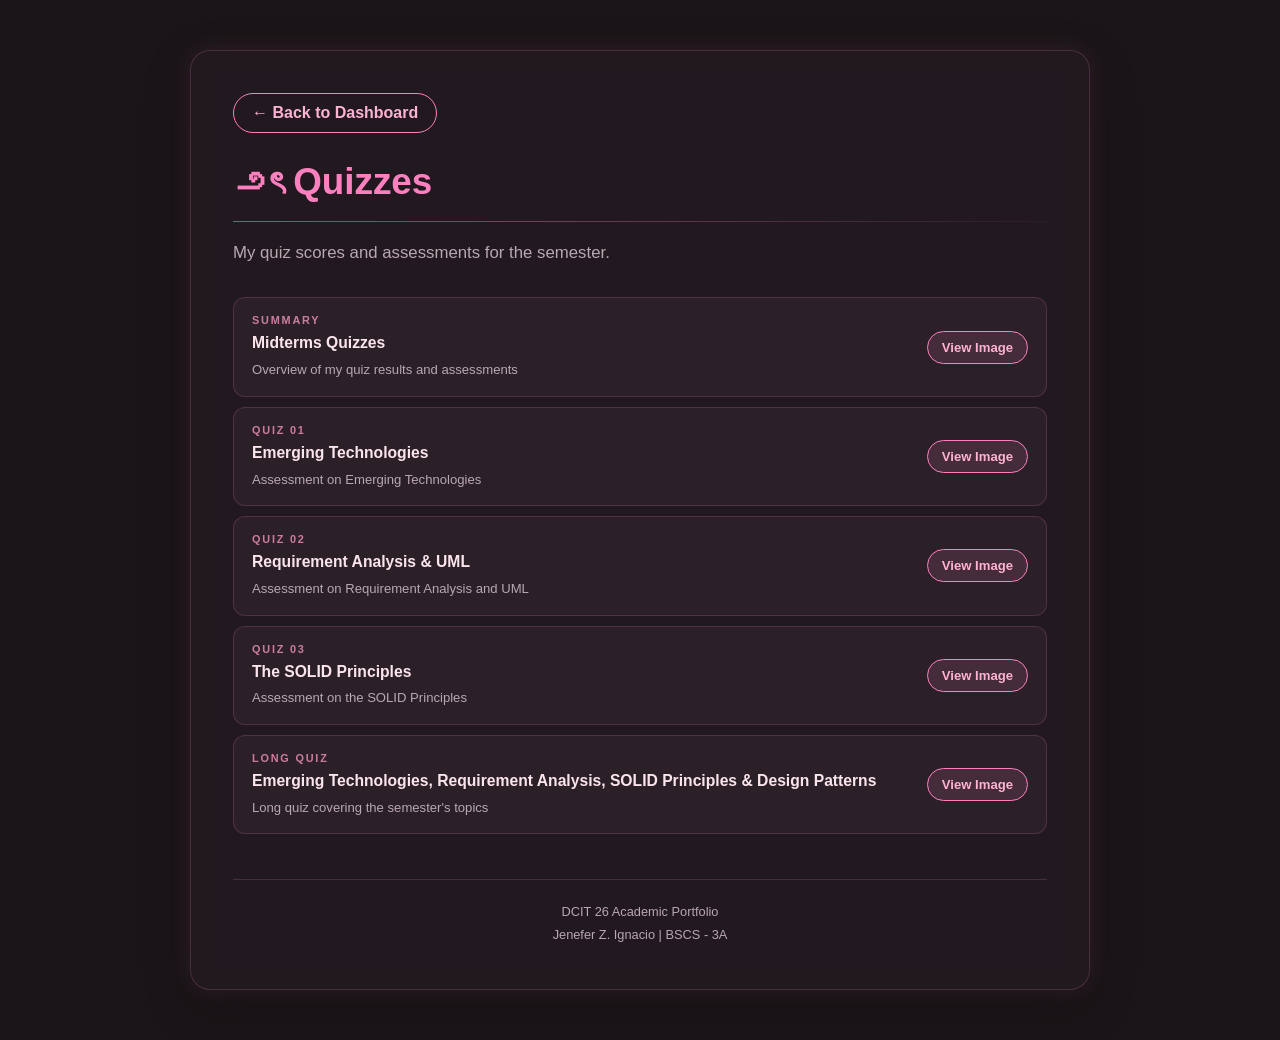
<file: quizzes.html>
<!DOCTYPE html>
<html lang="en">
<head>
    <meta charset="UTF-8">
    <meta name="viewport" content="width=device-width, initial-scale=1.0">
    <title>Quizzes | Jenefer's Portfolio</title>
    <link rel="stylesheet" href="folder-style.css">
</head>
<body>

<div class="cursor-glow"></div>
<div class="cursor-orb"></div>

<main class="notion-container">

    <a href="index.html#portfolio" class="back-btn">← Back to Dashboard</a>

    <h1 class="page-title">౨ৎ Quizzes</h1>

    <p class="page-description">
        My quiz scores and assessments for the semester.
    </p>

    <div class="file-list">

        <!-- QUIZ SUMMARY -->
        <div class="file-card">
            <div class="file-info">
                <div class="file-details">

                    <span class="file-category">Summary</span>

                    <h3>Midterms Quizzes</h3>

                    <p>Overview of my quiz results and assessments</p>
                </div>
            </div>

            <div class="file-actions">
                <a href="QuizSummary.png"
                   class="doc-btn primary"
                   data-viewer="image"
                   data-src="QuizSummary.png"
                   data-title="Summary of Midterms Quizzes">
                    View Image
                </a>
            </div>
        </div>

        <!-- QUIZ 1 -->
        <div class="file-card">
            <div class="file-info">
                <div class="file-details">

                    <span class="file-category">Quiz 01</span>

                    <h3>Emerging Technologies</h3>

                    <p>Assessment on Emerging Technologies</p>
                </div>
            </div>

            <div class="file-actions">
                <a href="Quiz1.png"
                   class="doc-btn primary"
                   data-viewer="image"
                   data-src="Quiz1.png"
                   data-title="Quiz 1 — Emerging Technologies">
                    View Image
                </a>
            </div>
        </div>

        <!-- QUIZ 2 -->
        <div class="file-card">
            <div class="file-info">
                <div class="file-details">

                    <span class="file-category">Quiz 02</span>

                    <h3>Requirement Analysis &amp; UML</h3>

                    <p>Assessment on Requirement Analysis and UML</p>
                </div>
            </div>

            <div class="file-actions">
                <a href="Quiz2.png"
                   class="doc-btn primary"
                   data-viewer="image"
                   data-src="Quiz2.png"
                   data-title="Quiz 2 — Requirement Analysis & UML">
                    View Image
                </a>
            </div>
        </div>

        <!-- QUIZ 3 -->
        <div class="file-card">
            <div class="file-info">
                <div class="file-details">

                    <span class="file-category">Quiz 03</span>

                    <h3>The SOLID Principles</h3>

                    <p>Assessment on the SOLID Principles</p>
                </div>
            </div>

            <div class="file-actions">
                <a href="Quiz3.png"
                   class="doc-btn primary"
                   data-viewer="image"
                   data-src="Quiz3.png"
                   data-title="Quiz 3 — The SOLID Principles">
                    View Image
                </a>
            </div>
        </div>

        <!-- LONG QUIZ -->
        <div class="file-card">
            <div class="file-info">
                <div class="file-details">

                    <span class="file-category">Long Quiz</span>

                    <h3>Emerging Technologies, Requirement Analysis, SOLID Principles &amp; Design Patterns</h3>

                    <p>Long quiz covering the semester's topics</p>
                </div>
            </div>

            <div class="file-actions">
                <a href="LongQuiz.png"
                   class="doc-btn primary"
                   data-viewer="image"
                   data-src="LongQuiz.png"
                   data-title="Long Quiz">
                    View Image
                </a>
            </div>
        </div>

    </div>

    <footer class="page-footer">
        DCIT 26 Academic Portfolio<br>
        Jenefer Z. Ignacio | BSCS - 3A
    </footer>

</main>

<button class="scroll-top-btn" aria-label="Scroll to top">↑</button>

<script src="folder-effects.js"></script>
</body>
</html>
</file>
<file: folder-style.css>
:root {
    --bg-main: #1a1518;
    --bg-panel: #241b21;
    --bg-card: #2b2028;
    --bg-card-hover: #382630;

    --pink: #ff80bf;
    --pink-light: #ffb3d1;
    --pink-soft: #e98db6;
    --pink-pale: #ffd6e8;

    --text-main: #fce4ec;
    --text-muted: #b9a7b2;

    --border: rgba(255, 128, 191, 0.18);
    --border-hover: rgba(255, 128, 191, 0.55);

    --glow: 0 0 25px rgba(255, 128, 191, 0.12);
    --transition: 0.3s ease;
}

/* =========================
   GENERAL
========================= */

* {
    box-sizing: border-box;
}

html {
    scroll-behavior: smooth;
}

body {
    margin: 0;
    min-height: 100vh;
    background: var(--bg-main);
    color: var(--text-main);
    font-family: "Segoe UI", sans-serif;
    overflow-x: hidden;
}

body.viewer-open {
    overflow: hidden;
}

::selection {
    background: rgba(255, 128, 191, 0.35);
    color: white;
}

a {
    color: inherit;
    text-decoration: none;
}

button {
    font: inherit;
}

button:focus-visible,
a:focus-visible {
    outline: 2px solid var(--pink);
    outline-offset: 4px;
}

/* =========================
   SCROLLBAR
========================= */

::-webkit-scrollbar {
    width: 8px;
}

::-webkit-scrollbar-track {
    background: var(--bg-main);
}

::-webkit-scrollbar-thumb {
    background: #684052;
    border-radius: 10px;
}

::-webkit-scrollbar-thumb:hover {
    background: var(--pink-soft);
}

/* =========================
   FAIRY CURSOR EFFECTS
========================= */

.cursor-glow {
    position: fixed;
    width: 300px;
    height: 300px;
    border-radius: 50%;

    background: radial-gradient(
        circle,
        rgba(255, 128, 191, 0.11),
        rgba(255, 128, 191, 0.04) 40%,
        transparent 70%
    );

    pointer-events: none;
    z-index: 0;

    transform: translate(-50%, -50%);

    opacity: 0;
    visibility: hidden;
}

.cursor-orb {
    position: fixed;

    width: 7px;
    height: 7px;

    background: #ffd6ec;
    border-radius: 50%;

    box-shadow:
        0 0 8px #ffb3d1,
        0 0 20px #ff80bf,
        0 0 35px rgba(255, 128, 191, 0.5);

    pointer-events: none;
    z-index: 999;

    transform: translate(-50%, -50%);

    opacity: 0;
    visibility: hidden;
}

.cursor-dust {
    position: fixed;

    width: 3px;
    height: 3px;

    border-radius: 50%;
    background: #ffd6ec;

    pointer-events: none;
    z-index: 998;

    box-shadow: 0 0 8px rgba(255, 128, 191, 0.8);

    animation: dustFloat 1.5s ease-out forwards;
}

@keyframes dustFloat {

    0% {
        opacity: 0;
        transform: translateY(0) scale(0.3);
    }

    20% {
        opacity: 0.9;
    }

    100% {
        opacity: 0;
        transform: translateY(-28px) scale(1.5);
    }
}

@keyframes pageFade {

    from {
        opacity: 0;
        transform: translateY(12px);
    }

    to {
        opacity: 1;
        transform: translateY(0);
    }
}

/* Hide native cursor on desktop */

@media (hover: hover) and (pointer: fine) {

    html,
    html *,
    body,
    body *,
    a,
    button,
    input,
    textarea,
    select {
        cursor: none !important;
    }

    /* Fairy cursor appears after pointer movement */

    body.cursor-ready .cursor-glow,
    body.cursor-ready .cursor-orb {
        opacity: 1;
        visibility: visible;
    }
}

/* Disable fairy cursor on touch devices */

@media (hover: none), (pointer: coarse) {

    .cursor-glow,
    .cursor-orb,
    .cursor-dust {
        display: none !important;
    }
}

/* =========================
   PAGE CONTAINER
========================= */

.notion-container {
    position: relative;
    z-index: 1;

    width: min(900px, 90%);
    margin: 50px auto;

    padding: 42px;

    background: rgba(36, 27, 33, 0.88);
    border: 1px solid var(--border);
    border-radius: 20px;

    box-shadow:
        0 15px 50px rgba(0, 0, 0, 0.2),
        var(--glow);

    backdrop-filter: blur(12px);

    animation: pageFade 0.6s ease;
}

.back-btn {
    display: inline-flex;
    align-items: center;
    justify-content: center;

    padding: 10px 18px;

    color: var(--pink-light);
    border: 1px solid var(--pink);
    border-radius: 30px;

    font-weight: 600;

    transition: var(--transition);
}

.back-btn:hover {
    background: rgba(255, 128, 191, 0.12);
    box-shadow: 0 0 18px rgba(255, 128, 191, 0.18);
    transform: translateY(-2px);
}

.page-title {
    margin-top: 28px;
    margin-bottom: 12px;

    font-size: 2.3rem;
    color: var(--pink);
}

.page-title::after {
    content: "";
    display: block;

    width: 100%;
    height: 1px;

    margin-top: 18px;

    background: linear-gradient(
        90deg,
        var(--border-hover),
        rgba(255, 128, 191, 0.04)
    );
}

.page-description {
    color: var(--text-muted);
    font-size: 1.05rem;
    line-height: 1.7;
    margin-bottom: 30px;
}

/* =========================
   COMPACT FILE LIST
========================= */

.file-list {
    display: flex;
    flex-direction: column;
    gap: 10px;
}

.file-card {
    display: flex;
    align-items: center;
    justify-content: space-between;
    gap: 18px;

    padding: 16px 18px;

    background: var(--bg-card);
    border: 1px solid var(--border);
    border-radius: 12px;

    transition: var(--transition);
}

.file-card:hover {
    background: var(--bg-card-hover);
    border-color: var(--border-hover);

    box-shadow: 0 0 20px rgba(255, 128, 191, 0.08);

    transform: translateY(-2px);
}

.file-info {
    display: flex;
    align-items: center;
    gap: 16px;

    min-width: 0;
}

.file-icon {
    display: flex;
    align-items: center;
    justify-content: center;

    width: 48px;
    height: 48px;

    flex-shrink: 0;

    background: rgba(255, 128, 191, 0.1);
    border: 1px solid var(--border);
    border-radius: 12px;

    font-size: 1.35rem;
}

.file-details {
    min-width: 0;
}

/* =========================
   CATEGORY LABEL
========================= */

.file-category,
.certificate-number {
    display: block;

    margin-bottom: 6px;

    color: var(--pink-soft);
    opacity: 0.85;

    font-size: 0.68rem;
    font-weight: 600;
    letter-spacing: 1.8px;

    text-transform: uppercase;
}

/* =========================
   FILE TITLE
========================= */

.file-details h3 {
    margin: 0 0 5px;

    font-size: 0.98rem;
    font-weight: 600;
    line-height: 1.45;
}

/* =========================
   FILE DESCRIPTION
========================= */

.file-details p {
    margin: 0;

    color: var(--text-muted);

    font-size: 0.82rem;
    line-height: 1.5;
}

/* =========================
   FILE TYPE
========================= */

.file-type {
    display: inline-block;
    margin-top: 7px;

    color: var(--pink-light);

    font-size: 0.72rem;
    letter-spacing: 1px;

    text-transform: uppercase;
}

/* =========================
   FILE ACTIONS
========================= */

.file-actions {
    display: flex;
    flex-wrap: wrap;
    justify-content: flex-end;
    gap: 8px;

    flex-shrink: 0;
}

.doc-btn {
    display: inline-flex;
    align-items: center;
    justify-content: center;

    padding: 8px 14px;

    border: 1px solid var(--pink);
    border-radius: 30px;

    color: var(--pink-light);
    background: transparent;

    font-size: 0.82rem;
    font-weight: 600;

    transition: var(--transition);
}

.doc-btn:hover {
    background: rgba(255, 128, 191, 0.12);

    box-shadow: 0 0 15px rgba(255, 128, 191, 0.12);

    transform: translateY(-1px);
}

.doc-btn.primary {
    background: rgba(255, 128, 191, 0.12);
}

.doc-btn.primary:hover {
    background: rgba(255, 128, 191, 0.22);
}

/* =========================
   CERTIFICATE GALLERY
========================= */

.certificate-grid {
    display: grid;
    grid-template-columns: repeat(2, minmax(0, 1fr));
    gap: 18px;
}

.certificate-card {
    overflow: hidden;

    background: var(--bg-card);
    border: 1px solid var(--border);
    border-radius: 14px;

    transition: var(--transition);
}

.certificate-card:hover {
    border-color: var(--border-hover);
    box-shadow: var(--glow);
    transform: translateY(-3px);
}

.certificate-image {
    width: 100%;
    display: block;

    object-fit: contain;
    background: #161216;

    cursor: none;
}

.certificate-details {
    padding: 18px;
}

.certificate-details h3 {
    margin: 0 0 8px;
    font-size: 1rem;
}

.certificate-details p {
    margin: 0;

    color: var(--text-muted);

    font-size: 0.85rem;
    line-height: 1.6;
}

/* =========================
   PROJECT PLACEHOLDER
========================= */

.project-placeholder {
    padding: 45px 25px;

    text-align: center;

    background: var(--bg-card);
    border: 1px dashed var(--border-hover);
    border-radius: 16px;
}

.project-placeholder .placeholder-icon {
    font-size: 2.6rem;
    margin-bottom: 15px;

    filter: drop-shadow(0 0 12px rgba(255, 128, 191, 0.3));
}

.project-placeholder h2 {
    color: var(--pink-light);
    margin-bottom: 10px;
}

.project-placeholder p {
    max-width: 480px;
    margin: auto;

    color: var(--text-muted);
    line-height: 1.7;
}

/* =========================
   FOOTER
========================= */

.page-footer {
    text-align: center;

    margin-top: 45px;
    padding-top: 20px;

    border-top: 1px solid var(--border);

    color: var(--text-muted);

    font-size: 0.8rem;
    line-height: 1.8;
}

/* =========================
   SCROLL TO TOP
========================= */

.scroll-top-btn {
    position: fixed;
    right: 24px;
    bottom: 24px;

    width: 46px;
    height: 46px;

    display: flex;
    align-items: center;
    justify-content: center;

    background: rgba(43, 32, 40, 0.9);
    color: var(--pink-light);

    border: 1px solid var(--border-hover);
    border-radius: 50%;

    cursor: none;

    opacity: 0;
    visibility: hidden;

    transition: var(--transition);

    z-index: 1000;
}

.scroll-top-btn.visible {
    opacity: 1;
    visibility: visible;
}

.scroll-top-btn:hover {
    box-shadow: 0 0 18px rgba(255, 128, 191, 0.2);
    transform: translateY(-3px);
}

/* =========================
   CUSTOM VIEWER
========================= */

.viewer-overlay {
    position: fixed;
    inset: 0;
    z-index: 10000;

    display: flex;
    flex-direction: column;

    background: rgba(15, 11, 15, 0.96);
    backdrop-filter: blur(16px);

    opacity: 0;
    visibility: hidden;

    transition: opacity 0.25s ease, visibility 0.25s ease;
}

.viewer-overlay.active {
    opacity: 1;
    visibility: visible;
}

.viewer-toolbar {
    display: flex;
    align-items: center;
    justify-content: space-between;
    gap: 12px;

    min-height: 64px;
    padding: 12px 18px;

    background: rgba(36, 27, 33, 0.96);
    border-bottom: 1px solid var(--border);
}

.viewer-title {
    color: var(--pink-light);

    font-size: 0.9rem;
    font-weight: 600;

    overflow: hidden;
    white-space: nowrap;
    text-overflow: ellipsis;
}

.viewer-controls {
    display: flex;
    align-items: center;
    flex-wrap: wrap;
    gap: 8px;
}

.viewer-btn {
    display: inline-flex;
    align-items: center;
    justify-content: center;

    min-width: 38px;
    min-height: 36px;
    padding: 7px 12px;

    color: var(--pink-light);
    background: var(--bg-card);

    border: 1px solid var(--border);
    border-radius: 9px;

    cursor: none;

    transition: var(--transition);
}

.viewer-btn:hover {
    border-color: var(--pink);
    background: var(--bg-card-hover);

    box-shadow: 0 0 12px rgba(255, 128, 191, 0.1);
}

.viewer-btn:disabled {
    opacity: 0.4;
    cursor: none;
}

.viewer-page-info {
    color: var(--text-muted);
    font-size: 0.85rem;

    min-width: 65px;
    text-align: center;
}

.viewer-content {
    flex: 1;
    min-height: 0;

    overflow: auto;

    display: flex;
    align-items: flex-start;
    justify-content: center;

    padding: 25px;
}

.viewer-image-stage {
    position: relative;

    display: flex;
    align-items: center;
    justify-content: center;

    min-width: 100%;
    min-height: 100%;
}

.viewer-image {
    display: block;

    max-width: 100%;
    max-height: calc(100vh - 125px);

    object-fit: contain;

    transform-origin: center center;
    transition: transform 0.15s ease;

    border-radius: 4px;

    box-shadow: 0 0 35px rgba(255, 128, 191, 0.08);
}

.viewer-pdf-stage {
    width: 100%;

    display: flex;
    flex-direction: column;
    align-items: center;
    gap: 20px;
}

.viewer-pdf-page {
    display: block;

    max-width: 100%;
    height: auto;

    background: white;

    box-shadow: 0 0 35px rgba(255, 128, 191, 0.08);
}

.viewer-loading {
    color: var(--pink-light);
    text-align: center;

    margin: auto;
    padding: 30px;
}

.viewer-error {
    color: #ffb4c7;

    margin: auto;
    text-align: center;

    line-height: 1.8;
}

/* =========================
   MOBILE
========================= */

@media (max-width: 700px) {

    .notion-container {
        width: 94%;
        margin: 20px auto;

        padding: 24px 18px;

        border-radius: 15px;
    }

    .page-title {
        font-size: 1.8rem;
    }

    .page-description {
        font-size: 0.95rem;
    }

    .file-card {
        align-items: flex-start;
        flex-direction: column;
        gap: 12px;

        padding: 15px;
    }

    .file-info {
        width: 100%;
    }

    .file-actions {
        width: 100%;
        justify-content: flex-start;
    }

    .file-actions .doc-btn {
        flex: 1;
    }

    .certificate-grid {
        grid-template-columns: 1fr;
    }

    .viewer-toolbar {
        flex-direction: column;
        align-items: stretch;
        padding: 12px;
    }

    .viewer-title {
        text-align: center;
    }

    .viewer-controls {
        justify-content: center;
    }

    .viewer-content {
        padding: 12px;
    }

    .viewer-image {
        max-height: calc(100vh - 190px);
    }

    .viewer-btn {
        min-width: 35px;
        padding: 7px 9px;
        font-size: 0.8rem;
    }
}

/* =========================
   SMALL MOBILE
========================= */

@media (max-width: 400px) {

    .notion-container {
        padding: 18px 14px;
    }

    .page-title {
        font-size: 1.55rem;
    }

    .file-info {
        gap: 12px;
    }

    .file-icon {
        width: 42px;
        height: 42px;
    }

    .file-details h3 {
        font-size: 0.92rem;
    }

    .file-category,
    .certificate-number {
        font-size: 0.65rem;
        letter-spacing: 1.5px;
    }

    .file-actions .doc-btn {
        padding: 8px 10px;
        font-size: 0.76rem;
    }
}

/* =========================
   ACCESSIBILITY
========================= */

@media (pointer: coarse) {

    .cursor-glow,
    .cursor-orb,
    .cursor-dust {
        display: none !important;
    }
}

@media (prefers-reduced-motion: reduce) {

    *,
    *::before,
    *::after {
        animation-duration: 0.01ms !important;
        animation-iteration-count: 1 !important;
        transition-duration: 0.01ms !important;
        scroll-behavior: auto !important;
    }
}

/* =========================================
   FAIRY CURSOR — ABOVE CUSTOM VIEWER
========================================= */

@media (hover: hover) and (pointer: fine) {

    .cursor-glow,
    .cursor-orb {
        position: fixed !important;
        pointer-events: none !important;
        z-index: 999999 !important;
    }

    .cursor-glow {
        mix-blend-mode: screen;
    }

    .cursor-orb {
        mix-blend-mode: screen;
    }

    .cursor-dust {
        pointer-events: none !important;
        z-index: 999998 !important;
    }

    html,
    html *,
    body,
    body *,
    a,
    button {
        cursor: none !important;
    }
}

/* Keep cursor effects disabled on touch devices */
@media (hover: none), (pointer: coarse) {
    .cursor-glow,
    .cursor-orb,
    .cursor-dust {
        display: none !important;
    }
}

/* Fairy cursor must stay above the file viewer */
@media (hover: hover) and (pointer: fine) {

    .cursor-glow,
    .cursor-orb,
    .cursor-dust {
        position: fixed !important;
        pointer-events: none !important;
    }

    .cursor-glow {
        z-index: 1000000 !important;
    }

    .cursor-orb {
        z-index: 1000001 !important;
    }

    .cursor-dust {
        z-index: 999999 !important;
    }
}
</file>
